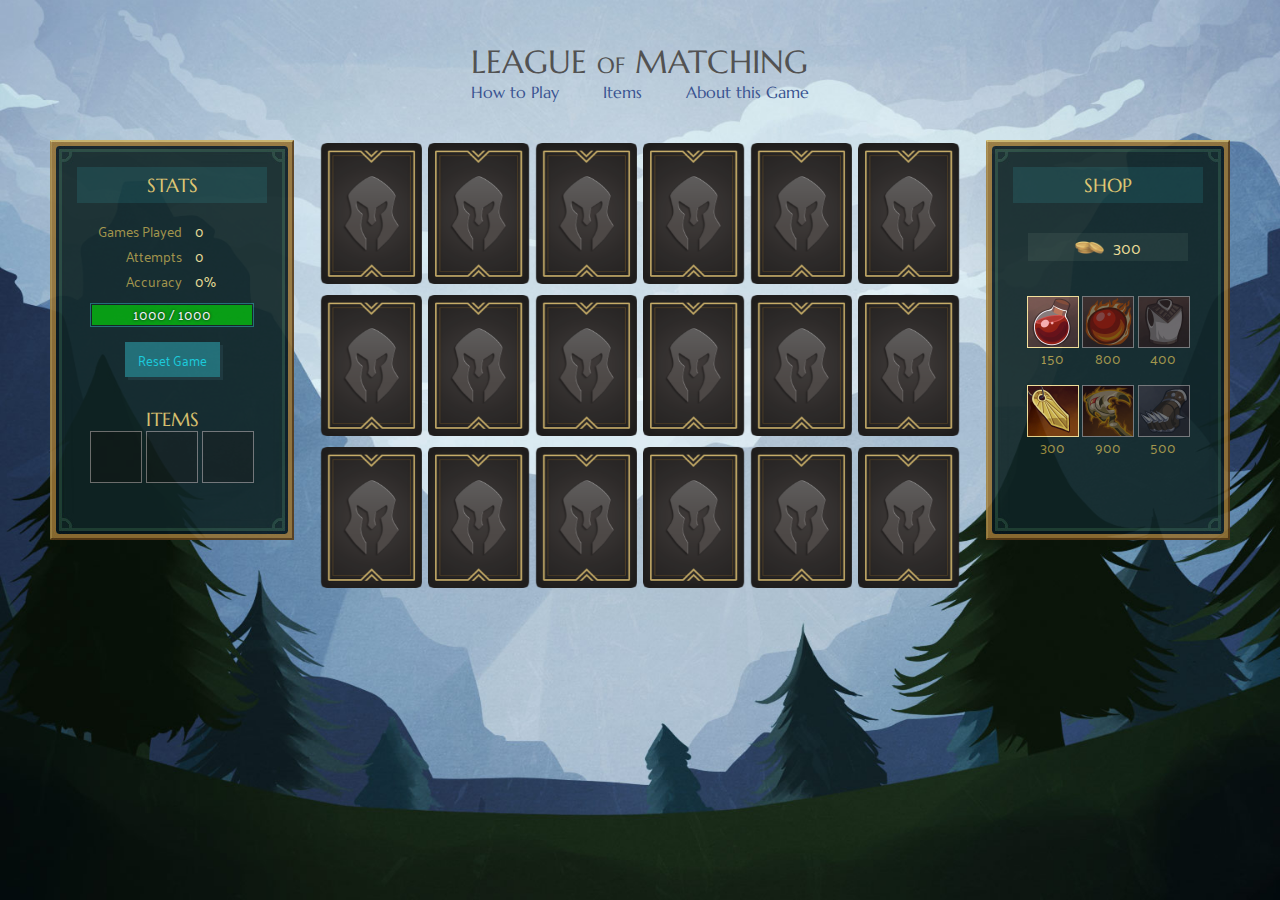
<file: index.html>
<!-- League of Matching made by Deanna Sulli 2016. -->

<!DOCTYPE html>
<html ng-app="routeApp">
<head>
    <meta charset="utf-8">
    <meta name="viewport" content="width=device-width, initial-scale=1">
    <title>League of Matching</title>
    <link href='https://fonts.googleapis.com/css?family=Palanquin|Marcellus' rel='stylesheet' type='text/css'>
    <link href="style.css" rel="stylesheet" type="text/css">
    <script src="https://code.jquery.com/jquery-2.1.4.min.js"></script>
    <script src="angular/angular.min.js"></script>
    <script src="angular/angular-route.js" crossorigin="anonymous"></script>
    <script src="angular/routes.js"></script>
    <script src="js/cards.js"></script>
    <script src="js/game.js"></script>
    <script src="js/items.js"></script>
    <script src="js/player.js"></script>
    <script src="js/main.js"></script>

</head>
<body>

<!-- Header -->
<header>
    <div class="header-container">
        <div id="title">League <span>of</span> Matching</div>
        <nav>
            <ul>
                <li><a href="#/how2play" id="how2play-modal">How to Play</a></li>
                <li><a href="#/items" id="items-modal">Items</a></li>
                <li><a href="#/about" id="about-modal">About this Game</a></li>
            </ul>
        </nav>
    </div>

</header>
<div class="main-container">
<!-- Stats & Items -->
<aside class="stats">
    <div class="stats-container">
        <div class="stats-header"><h2>Stats</h2></div>
        <ul>
            <li class="games-played"><span class="label">Games Played</span> <span class="value"></span></li>
            <li class="attempts"><span class="label">Attempts</span> <span class="value"></span></li>
            <li class="accuracy"><span class="label">Accuracy</span> <span class="value"></span></li>
        </ul>
        <div id="hp-container">
            <div id="hp-bar"></div>
            <div id="hp-count"></div>
        </div>
        <button class="reset">Reset Game</button>

        <div class="items-header"><h2>Items</h2></div>

        <div class="row" id="inventory">
            <div class="item-slot empty-slot"></div>
            <div class="item-slot empty-slot"></div>
            <div class="item-slot empty-slot"></div>
        </div>
    </div>

</aside>

<!-- Game Area -->
<main id="game-area">

</main>

<!-- Shop -->

<aside class="shop">
    <div class="shop-container">
        <div class="shop-header"><h2>Shop</h2></div>
        <div class="gold">
            <img src="images/coins.png" alt="gold icon">
            <span id="total-gold"></span>
        </div>
        <div class="row">
            <div class="shop-item">
                <div class="item-slot"><img src="images/items/item_hp.jpg" alt="Health Potion"></div>
                <p>150</p>
                <div class="tooltip">
                    <span class="item-name">Health Potion</span>
                    <span class="item-cost"><img src="images/coins.png" alt="gold icon"> 150</span>
                    <span class="item-info">Active: When bought, used instantly.</span>
                    <span>Heals 50 HP</span>
                </div>
            </div>
            <div class="shop-item">
                <div class="item-slot"><img src="images/items/item_kindlegem.jpg" alt="Kindlegem"></div>
                <p>800</p>
                <div class="tooltip">
                    <span class="item-name">Kindlegem</span>
                    <span class="item-cost"><img src="images/coins.png" alt="gold icon"> 800</span>
                    <span class="item-info">Passive: Inventory item, effect permanent.</span>
                    <span>Raises max HP by 200.</span>
                </div>
            </div>
            <div class="shop-item">
                <div class="item-slot"><img src="images/items/item_clotharmor.jpg" alt="Cloth Armor"></div>
                <p>400</p>
                <div class="tooltip">
                    <span class="item-name">Cloth Armor</span>
                    <span class="item-cost"><img src="images/coins.png" alt="gold icon"> 400</span>
                    <span class="item-info">Passive: Inventory item, effect permanent.</span>
                    <span>Reduces damage by 20%.</span>
                </div>
            </div>
        </div>

        <div class="row">
            <div class="shop-item">
                <div class="item-slot"><img src="images/items/item_ancientcoin.jpg" alt="Ancient Coin"></div>
                <p>300</p>
                <div class="tooltip">
                    <span class="item-name">Ancient Coin</span>
                    <span class="item-cost"><img src="images/coins.png" alt="gold icon"> 300</span>
                    <span class="item-info">Passive: Inventory item, effect permanent.</span>
                    <span>Gain +30 gold on mismatch.</span>
                </div>
            </div>
            <div class="shop-item">
                <div class="item-slot"><img src="images/items/item_vampiricscepter.jpg" alt="Vampiric Scepter"></div>
                <p>900</p>
                <div class="tooltip">
                    <span class="item-name">Vampiric Scepter</span>
                    <span class="item-cost"><img src="images/coins.png" alt="gold icon"> 900</span>
                    <span class="item-info">Passive: Inventory item, effect permanent.</span>
                    <span>Gain +30 HP on match.</span>
                </div>
            </div>
            <div class="shop-item">
                <div class="item-slot"><img src="images/items/item_brawlersgloves.jpg" alt="Brawlers Gloves"></div>
                <p>500</p>
                <div class="tooltip">
                    <span class="item-name">Brawler's Gloves</span>
                    <span class="item-cost"><img src="images/coins.png" alt="gold icon"> 500</span>
                    <span class="item-info">Passive: Inventory item, effect permanent.</span>
                    <span>Raises crit chance by 8%. Critical strike randomly gives you a match on picking an unmatched card.</span>
                </div>
            </div>
        </div> <!-- end row -->
    </div> <!-- end shop container -->

</aside>

</div>

<!-- Game Over -->

<div id="victory"><h3>Victo<span>r</span></h3></div>
<div id="defeat"><h3>Defe<span>a</span></h3></div>

<!-- Modal -->

<div class="overlay"></div>
<div class="info">
    <a href="#">
        <div class="x">
        <div class="cross1"></div>
        <div class="cross2"></div>
        </div>
    </a>
    <div ng-view></div>
</div>



</body>
</html>
</file>
<file: style.css>
* {
    margin: 0;
}

body {
    background: url('images/summoners_rift.jpg') center / cover no-repeat #000;
}

p, li, a, span {
    font-family: 'Palanquin', sans-serif;
    font-weight: 400;
}

.main-container {
    display: -webkit-box;
    display: -moz-box;
    display: -ms-flexbox;
    display: -webkit-flex;
    display: flex;
    max-width: 1200px;
    margin: auto;
}

/* -- HEADER -- */

header {
    width: 100%;
    height: 15vh;
    margin: 0;
    position: relative;
}

.header-container {
    display: inline-block;
    position: absolute;
    top: 50%;
    left: 50%;
    -webkit-transform: translate(-50%, -50%);
    -moz-transform: translate(-50%, -50%);
    -ms-transform: translate(-50%, -50%);
    -o-transform: translate(-50%, -50%);
    transform: translate(-50%, -50%);
}

#title {
    display: inline-block;
    font-family: 'Marcellus', serif;
    font-weight: 400;
    text-transform: uppercase;
    font-size: 2em;
    margin: 10px 20px -5px 20px;
    color: #525252;

}

#title span {

    font-family: 'Marcellus', serif;
    font-size: .7em;
}


nav ul{
    padding-left: 0;
    text-align: center;
}

nav li {
    display: inline-block;
    margin: 0 20px;
}

nav li a {
    font-family: 'Marcellus', serif;
    font-size: 1em;
    color: #3A5491;
    text-decoration: none;
}

nav li a:hover {
    color: #F2FBFF;
    cursor: pointer;
}

/* -- SIDE BARS -- */


.stats, .shop {
    width: 22%;
    height: 85vh;
}

.stats {
    float: left;
}

.shop {
    float: right;
}

.stats-container, .shop-container{
    border: 27px solid;
    -moz-border-image: url(images/border-img.jpg) 27;
    -webkit-border-image: url(images/border-img.jpg) 27;
    -o-border-image: url(images/border-img.jpg) 27;
    border-image: url(images/border-img.jpg) 27 fill;
    -webkit-box-sizing: border-box;
    -moz-box-sizing: border-box;
    box-sizing: border-box;
    color: #AA9743;
    margin: 5px 10px 10px 10px;
    background-color: rgba(15, 35, 34, .9);
    height: 400px;
    opacity: .9;
}

.stats-header, .shop-header {
    margin: 0 0 15px 0;
    background-color: rgba(30, 110, 116, .3);
    padding: 6px;

}

h2 {
    font-family: 'Marcellus', serif;
    font-weight: 400;
    font-size: 1.2em;
    text-transform: uppercase;
    text-align: center;
    color: #e4c96a;
}

/* -- STATS -- */


.stats ul {
    list-style: none;
    padding: 0;
}

.stats li {
    font-weight: 400;
    font-size: .9em;
}

.label {
    display: inline-block;
    width: 55%;
    text-align: right;
    padding-right: 10px;
}

.value, #total-gold, #total-gold-prev {
    color: #fae497;
}

#hp-container {
    max-width: 160px;
    height: 20px;
    background-color: #101C1B;
    border: 1px solid #1E6E74;
    padding: 1px;
    margin: 10px auto;
    position: relative;
}

#hp-bar {
    height: 100%;
    width: 100%;
    background-color: #00A106;
    transition: width .25s;
}
#hp-count {
    margin: auto;
    position: absolute;
    top: 42%;
    left: 50%;
    -webkit-transform: translate(-50%, -50%);
    -moz-transform: translate(-50%, -50%);
    -ms-transform: translate(-50%, -50%);
    -o-transform: translate(-50%, -50%);
    transform: translate(-50%, -50%);
    color: #FFF;
    text-shadow: 0 0 3px #000;
    font-family: 'Palanquin', sans-serif;
    font-size: .9em;
}

.reset, .modal-btn {
    display: block;
    width: 50%;
    margin: 15px auto 30px auto;
    padding: 5px;
    -webkit-box-sizing: border-box;
    -moz-box-sizing: border-box;
    box-sizing: border-box;
    font-family: 'Palanquin', sans-serif;
    font-weight: 400;
    font-size: .8em;
    background-color: #1E6E74;
    color: #15D4E1;
    border: none;
    -webkit-box-shadow: 3px 3px #193235;
    -moz-box-shadow: 3px 3px #193235;
    box-shadow: 3px 3px #193235;
}


/* -- SHOP -- */


.row {
    text-align: center;
    width: 90%;
    margin: auto;
}

.shop-container  {
    text-align: center;
}

.item-slot {
    display: inline-block;
    width: 50px;
    height: 50px;
    background-color: #101C1B;
    border: 1px solid #fae497;
    position: relative;
}

.disabled::after {
    content: '';
    position: absolute;
    top: -1px;
    left: -1px;
    background-color: rgba(0,0,0,.5);
    border: 1px solid  #777;
    width: 52px;
    height: 52px;
    box-sizing: border-box;
}

.empty-slot {
    border-color: #777;
}

.gold {
    width: 160px;
    margin: 30px auto 20px auto;
    background-color: #1d3331;
    -webkit-transition: background-color .5s;
    -moz-transition: background-color .5s;
    -ms-transition: background-color .5s;
    -o-transition: background-color .5s;
    transition: background-color .5s;
}

.gold-active {
    background-color: #1E6E74;
}

.gold img {
    margin-right: 5px;
    height: .8em;
}

.shop-item {
    display: inline-block;
    margin-top: 15px;
    position: relative;
    width: 30%;
}

.shop-item p {
    font-size: .9em;
    margin-top: -6px;
}

.item-slot img {
    width: 100%;
}

.tooltip {
    position: absolute;
    width: 200px;
    background-color: #0B1111;
    padding: 10px 12px 12px 15px;
    color: #3C7468;
    font-size: .8em;
    line-height: 1.2em;
    text-align: left;
    display: none;
    right: 100%;
    top: 0;
    z-index: 1000;
    pointer-events: none;
    /* prevents mouse events on .tooltip */
}

.tooltip span, .info span {
    display: block;
}

.tooltip .item-name, .info .item-name {
    color: #958A64;
}

.tooltip .item-cost img, .info .item-cost img {
    margin-right: 5px;
    width: 1em;
}

.tooltip .item-cost, .info .item-cost {
    color: #fae497;
}

.tooltip .item-info, .info .item-info {
    margin-top: 10px;
}

/* -- GAME AREA / CARDS -- */

#game-area {
    width: 56%;
    height: 85vh;
    float: left;
    text-align: center;
    padding-top: 5px;
    -webkit-box-sizing: border-box;
    -moz-box-sizing: border-box;
    box-sizing: border-box;
    -webkit-perspective: 1000px;
    -moz-perspective: 1000px;
    -ms-perspective: 1000px;
    perspective: 1000px;
}

.card {
    position: relative;
    display: inline-block;
    max-width: 15%;
    margin: .5%;
    -webkit-transition-duration: 0.6s;
    -moz-transition-duration:  0.6s;
    -ms-transition-duration:  0.6s;
    -o-transition-duration:  0.6s;
    transition-duration: 0.6s;
    -webkit-transform-style: preserve-3d;
    -moz-transform-style: preserve-3d;
    -ms-transform-style: preserve-3d;
    transform-style: preserve-3d;
}

.front, .back {
    -webkit-backface-visibility: hidden;
    -moz-backface-visibility: hidden;
    -ms-backface-visibility: hidden;
    backface-visibility: hidden;
}

.front {
    -webkit-transform: rotate3D(0, 1, 0, 180deg);
    -moz-transform: rotate3D(0, 1, 0, 180deg);
    -ms-transform: rotate3D(0, 1, 0, 180deg);
    -o-transform: rotate3D(0, 1, 0, 180deg);
    transform: rotate3D(0, 1, 0, 180deg);
}

.back {
    position: absolute;
    top: 0;
    left: 0;
}

.card-flip  {
    -webkit-transform: rotate3D(0, 1, 0, 180deg);
    -moz-transform: rotate3D(0, 1, 0, 180deg);
    -ms-transform: rotate3D(0, 1, 0, 180deg);
    -o-transform: rotate3D(0, 1, 0, 180deg);
    transform: rotate3D(0, 1, 0, 180deg);}

.card img {
    width: 100%;
    height: 100%;
}

.plus-gold {
    font-family: 'Palanquin', sans-serif;
    font-weight: 400;
    font-size: .8em;
    color: #fae497;
    -webkit-text-shadow: 0 0 3px #000;
    -moz-text-shadow: 0 0 3px #000;
    -ms-text-shadow: 0 0 3px #000;
    -o-text-shadow: 0 0 3px #000;
    text-shadow: 0 0 3px #000;
    position: absolute;
    top: -1em;
    left: 50%;
    -webkit-transform: translateX(-50%) rotateY(180deg);
    -moz-transform: translateX(-50%) rotateY(180deg);
    -ms-transform: translateX(-50%) rotateY(180deg);
    -o-transform: translateX(-50%) rotateY(180deg);
    transform: translateX(-50%) rotateY(180deg);
    opacity: 0;
}

.plus-gold img {
    margin-right: 5px;
    width: 1em;
}

/* -- GAME OVER / WIN -- */

#victory, #defeat {
    background: radial-gradient(rgb(74, 74, 67),  rgb(41, 41, 27));
    padding: 20px;
    position: absolute;
    top: 50%;
    left: 50%;
    -webkit-transform: translate(-50%, -50%);
    -moz-transform: translate(-50%, -50%);
    -ms-transform: translate(-50%, -50%);
    -o-transform: translate(-50%, -50%);
    transform: translate(-50%, -50%);
    border: 3px solid;
    border-image: linear-gradient(#F5DF64, #D1A443, #966B4D);
    border-image-slice: 1;
    display: none;
}

#victory {
    -webkit-box-shadow: 0 0 40px #46D9FA;
    -moz-box-shadow: 0 0 40px #46D9FA;
    box-shadow: 0 0 40px #46D9FA;
}

#defeat {
    -webkit-box-shadow: 0 0 40px #F20203;
    -moz-box-shadow: 0 0 40px #F20203;
    box-shadow: 0 0 40px #F20203;
}

#victory h3, #defeat h3 {
    color: #FFF2AB;
    font-family: 'Marcellus', serif;
    font-weight: 400;
    text-transform: uppercase;
    font-size: 3em;
    -webkit-text-shadow: 2px 2px 2px #000;
    -moz-text-shadow: 2px 2px 2px #000;
    -ms-text-shadow: 2px 2px 2px #000;
    -o-text-shadow: 2px 2px 2px #000;
    text-shadow: 2px 2px 2px #000;
}

#victory h3::first-letter, #defeat h3::first-letter {
    font-size: 1.25em;
}

#victory span, #defeat span  {
    font-family: 'Marcellus', serif;
    letter-spacing: -6px;
}

#victory h3::after {
    content: 'y';
    font-size: 1.25em;
}

#defeat h3::after {
    content: 't';
    font-size: 1.2em;
}

/* -- MODALS -- */

.overlay {
    position: absolute;
    top: 0;
    left: 0;
    width: 100%;
    height: 100%;
    background-color: #000;
    opacity: .7;
    display: none;
}

.info {
    width: 55%;
    position: absolute;
    top: 0;
    left: 49%;
    -webkit-transform: translateX(-49.5%);
    -moz-transform: translateX(-49.5%);
    -ms-transform: translateX(-49.5%);
    -o-transform: translateX(-49.5%);
    transform: translateX(-49.5%);
    border-style: solid;
    border-width: 27px;
    -moz-border-image: url(images/border-img-black.jpg) 27;
    -webkit-border-image: url(images/border-img-black.jpg) 27;
    -o-border-image: url(images/border-img-black.jpg) 27;
    border-image: url(images/border-img-black.jpg) 27 fill;
    box-sizing: border-box;
    color: #AA9743;
    margin: 5px 10px 10px 10px;
    background-color: #1B1B1B;
    display: none;
    padding: 1%;
}

.info h2 {
    background-color: #292929;
    padding: 10px;
}

.info p {
    margin: 1em 0;
    font-size: .9em;
    text-indent: 2em;

}

.gold-prev {
    text-align: center;
    margin: 0 auto;
}

.demo-item {
    text-align: center;
}

.demo-item .shop-item{
    margin: 0 auto;
    width: auto;
}

.demo-item .tooltip {
    display: inline-block;

}

.demo-item p {
    text-indent: 0;
    margin: 0;
}

.info-items-container {
    width: 100%;
}

.info-item-container {
    margin: 30px auto 0;
    width: 50%;
    text-align: center;
    display: inline-block;
    padding: 10px;
    -webkit-box-sizing: border-box;
    -moz-box-sizing: border-box;
    box-sizing: border-box;
}

.info-item-container:nth-child(odd) {
    float: left;
}

.info-item-container img {
    max-width: 60px;
    margin: auto;
}

.info span {
    margin: 0;
    font-size: .8em;
}

.info .item-name {
    font-size: .9em;
}

.info a {
    color: #fae497;
    text-decoration: none;
}

.info a:hover {
    color: #fff;
}

.x {
    position: relative;
    width: 30px;
    height: 30px;
    float: right;
    margin: 8px;
}

.x:hover {
    cursor: pointer;
}

.x .cross1 {
    width: 2px;
    height: 30px;
    background-color: #777;
    -webkit-transform: rotate(45deg);
    -moz-transform: rotate(45deg);
    -ms-transform: rotate(45deg);
    -o-transform: rotate(45deg);
    transform: rotate(45deg);
    position: absolute;
    right: 15px;
}

.x .cross2 {
    width: 2px;
    height: 30px;
    background-color: #777;
    -webkit-transform: rotate(-45deg);
    -moz-transform: rotate(-45deg);
    -ms-transform: rotate(-45deg);
    -o-transform: rotate(-45deg);
    transform: rotate(-45deg);
    position: absolute;
    right: 15px;
}

/* -- MEDIA QUERIES -- */

@media screen and (max-width: 1220px) {

    .item-slot {
        width: 40px;
        height: 40px;
    }

    .disabled::after {
        width: 42px;
        height: 42px;
    }

    .info {
        width: 60%;
    }
}



@media screen and (max-width: 1065px) {

    .main-container {
        flex-flow: row wrap;
        width: 60%;
    }

    #game-area {
        width: 100%;
        order: 0;
        height: auto;
        margin: auto;
    }

    .stats, .shop {
        float: none;
        order: 2;
        width: 50%;
        height: auto;
        margin: auto;
    }

    .stats-container, .shop-container {
        width: 96%;
        height: 310px;
        border-image-width: 12px;
        border-width: 12px;
        padding: 0;
        box-sizing: border-box;

    }

    .stats-container {
        margin: 1% 0 0 4%;
    }

    .shop-container {
        margin: 1% 4% 0 0;
    }

    header {
        height: 11vh;
    }

    .header-container {
        width: 98%;
    }

    #title {
        width: 100%;
        margin: 0;
        text-align: center;
        font-size: 1.2em;
    }
    nav ul {
        margin: -.5em;
    }
    nav li a {
        font-size: .8em;
    }

    .card {
        margin: 0;
        max-width: 16%;

    }

    .stats-container ul {
        display: none;
    }

    .row {
        width: 100%;
    }

    .info {
        width: 90%;
    }



}

@media screen and (max-width: 768px) {

    .main-container{
        width: 100%;
    }

    #game-area {
        width: 98%;
    }

    .stats, .shop {
        width: 49%;
    }

    .reset {
        width: 90%;
    }

    #hp-count {
        font-size: .7em;
    }

    .gold {
        width: 100%;
    }
}

@media screen and (max-width: 370px) {
    h2 {
        font-size: .9em;
    }
}
</file>
